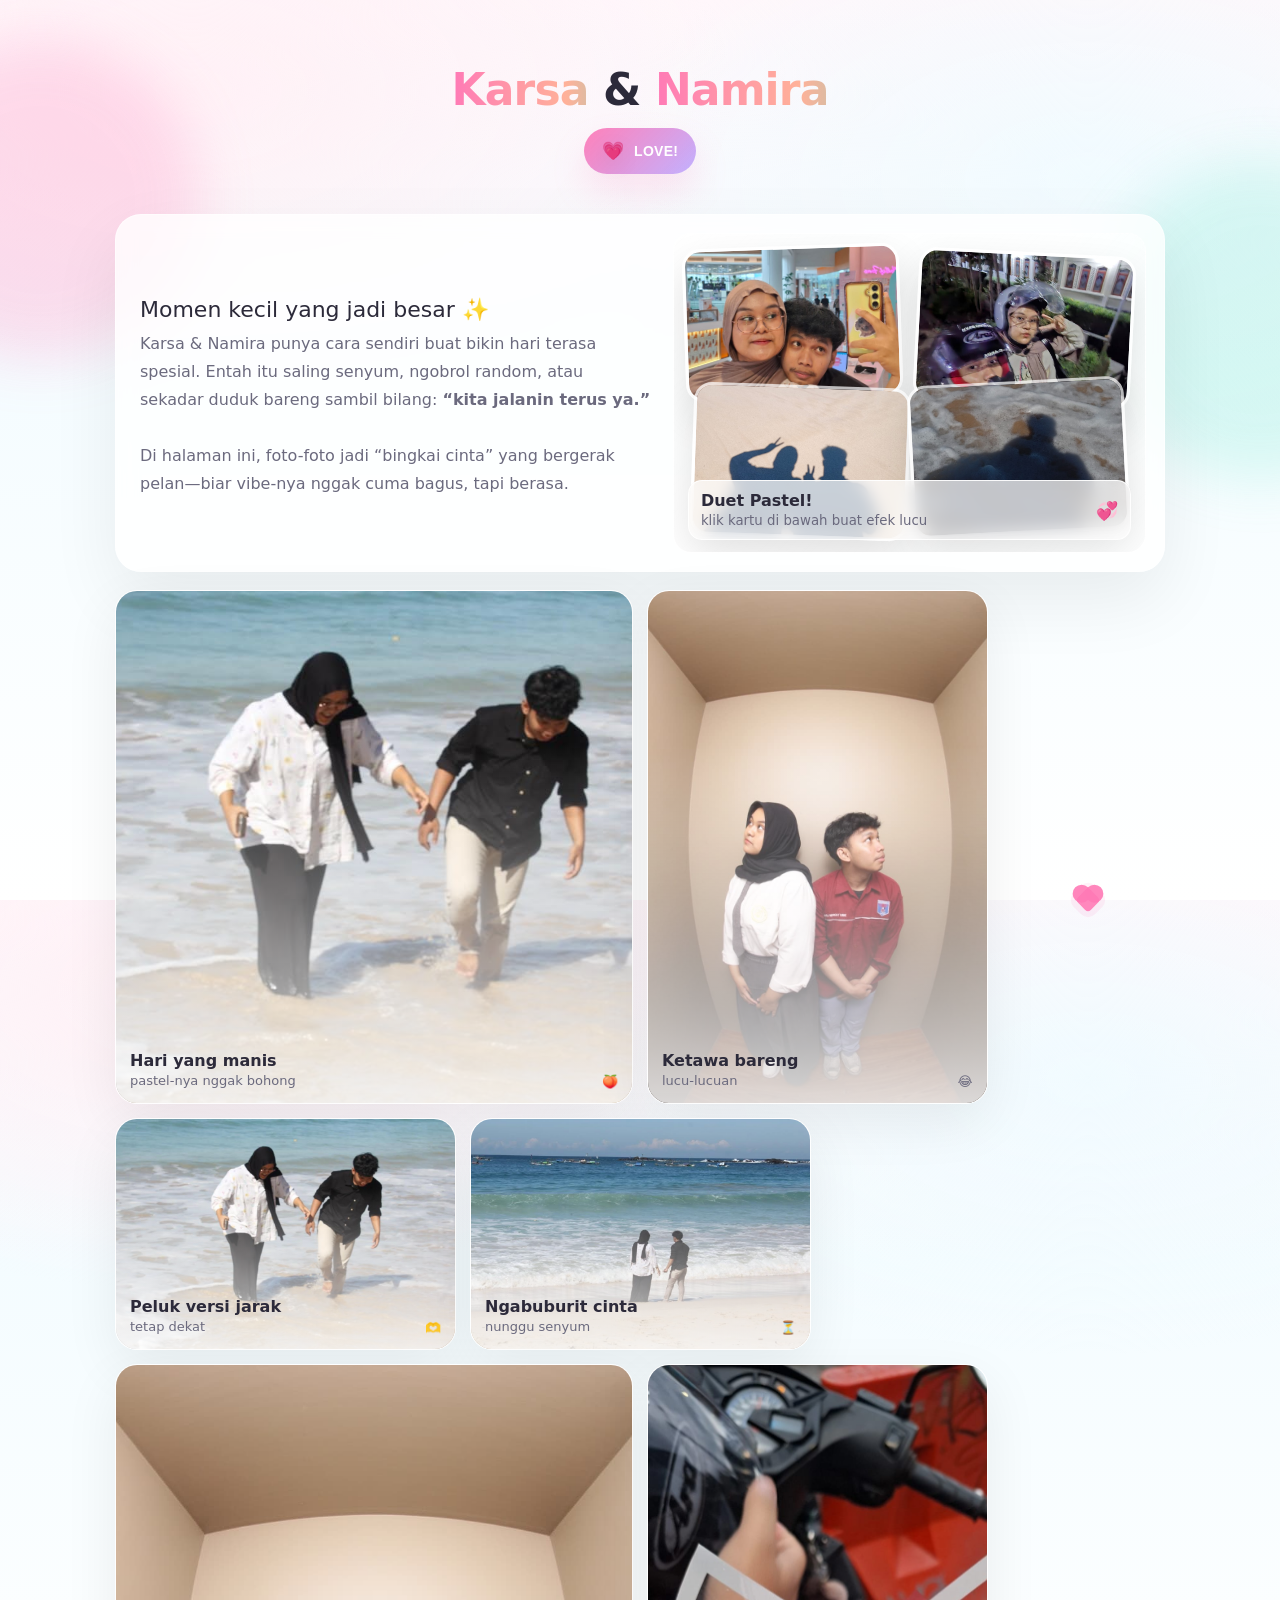
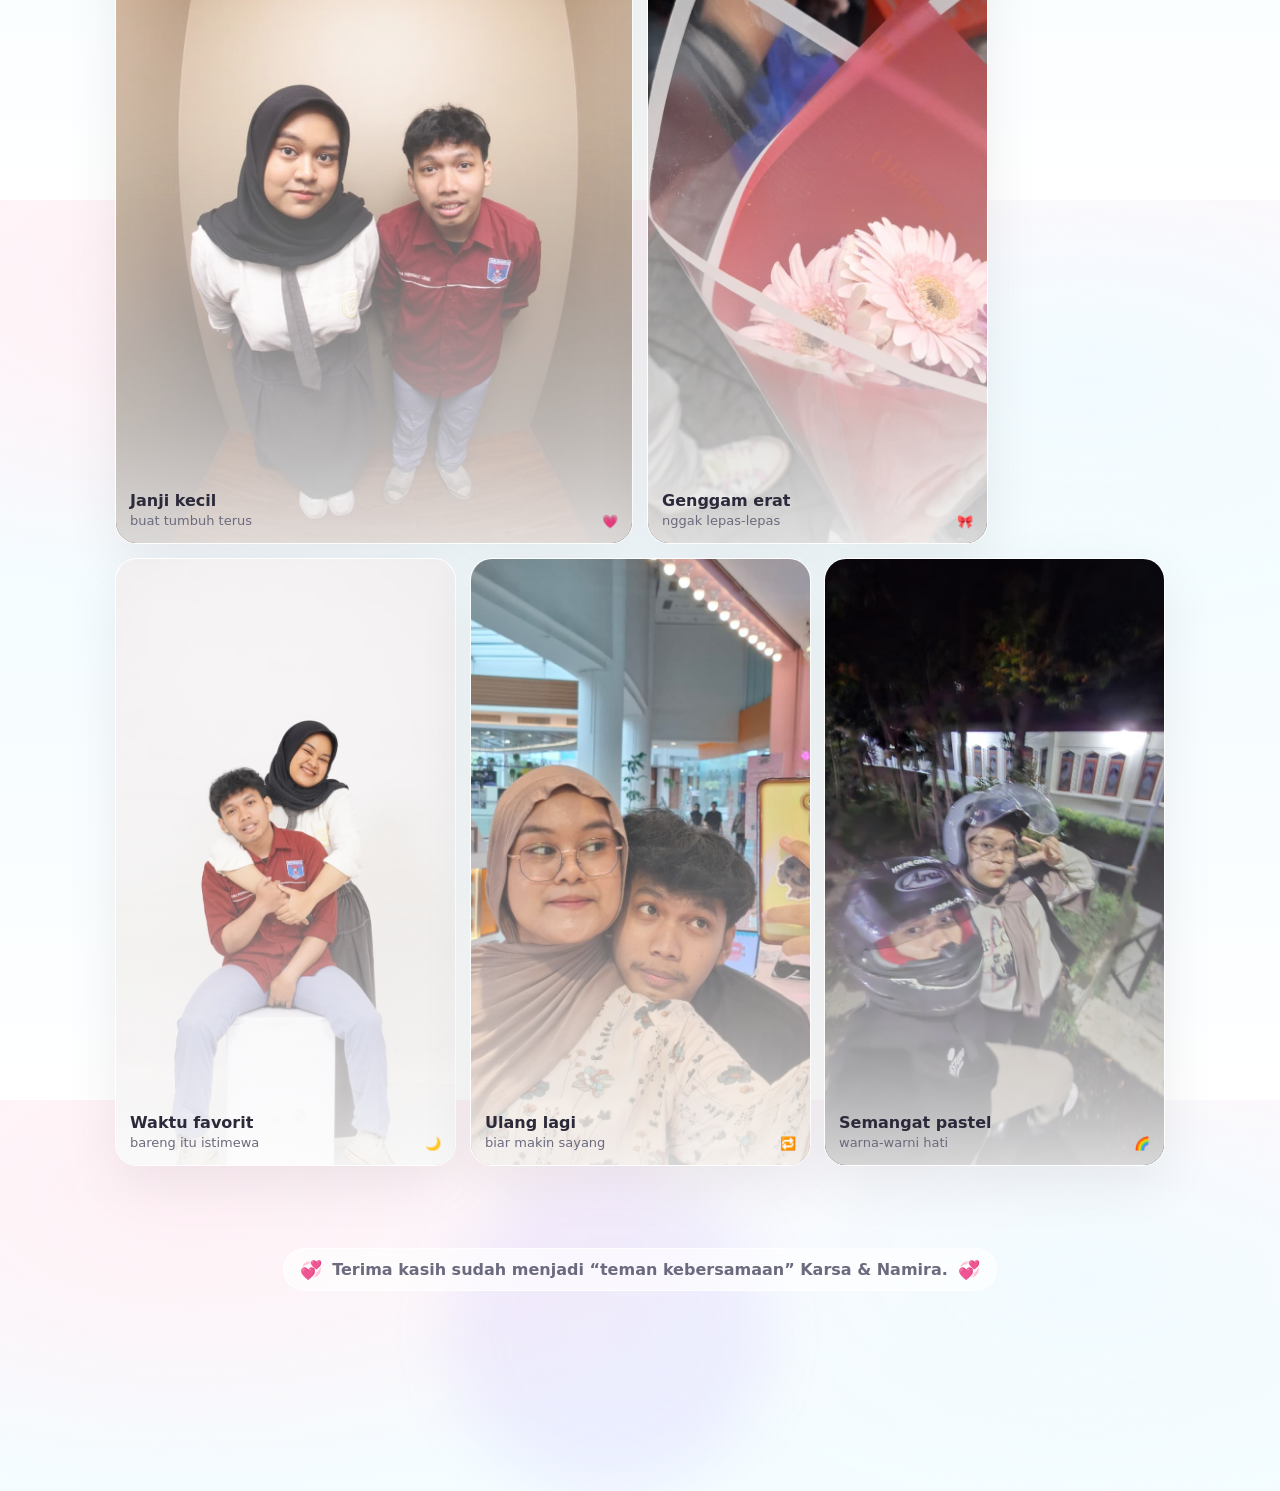
<file: index.html>
<!doctype html>
<html lang="id">
  <head>
    <meta charset="UTF-8" />
    <meta name="viewport" content="width=device-width, initial-scale=1.0" />
    <title>Karsa & Namira — Kebersamaan Percintaan</title>
    <link rel="stylesheet" href="./style.css" />
  </head>
  <body>
    <div class="page">
      <div class="blob b1"></div>
      <div class="blob b2"></div>
      <div class="blob b3"></div>

      <div class="hearts" aria-hidden="true">
        <!-- Hearts generated with CSS animation; each element uses different delay/duration via inline style -->
        <span
          class="heartFloat"
          style="left: 20%; animation-duration: 4.7s; animation-delay: 0s"
        ></span>
        <span
          class="heartFloat"
          style="left: 35%; animation-duration: 5.1s; animation-delay: 0.3s"
        ></span>
        <span
          class="heartFloat"
          style="left: 55%; animation-duration: 4.3s; animation-delay: 0.6s"
        ></span>
        <span
          class="heartFloat"
          style="left: 70%; animation-duration: 5.4s; animation-delay: 0.2s"
        ></span>
        <span
          class="heartFloat"
          style="left: 85%; animation-duration: 4.8s; animation-delay: 0.8s"
        ></span>
      </div>

      <header class="header">
        <h1>
          <span class="gradient-text">Karsa</span> &amp;
          <span class="gradient-text">Namira</span>
        </h1>

        <div style="margin-top: 14px; display: flex; justify-content: center">
          <button id="loveBtn" class="loveBtn" type="button">
            <span class="btnIcon" aria-hidden="true">💗</span>
            <span class="btnText">LOVE!</span>
          </button>
        </div>
      </header>

      <section class="hero" aria-label="Hero">
        <div class="hero-grid">
          <div class="copy">
            <div class="story-title">Momen kecil yang jadi besar ✨</div>
            <p class="story">
              Karsa &amp; Namira punya cara sendiri buat bikin hari terasa
              spesial. Entah itu saling senyum, ngobrol random, atau sekadar
              duduk bareng sambil bilang:
              <b>“kita jalanin terus ya.”</b>
              <br /><br />
              Di halaman ini, foto-foto jadi “bingkai cinta” yang bergerak
              pelan—biar vibe-nya nggak cuma bagus, tapi berasa.
            </p>
          </div>

          <div
            class="collage"
            role="img"
            aria-label="Kolase foto Karsa dan Namira"
          >
            <img class="i1" src="../img/1.jpeg" alt="Foto 1" />
            <img class="i2" src="../img/2.jpeg" alt="Foto 2" />
            <img class="i3" src="../img/3.jpeg" alt="Foto 3" />
            <img class="i4" src="../img/4.jpeg" alt="Foto 4" />

            <div class="caption">
              <div>
                <div style="font-weight: 700">Duet Pastel!</div>
                <small>klik kartu di bawah buat efek lucu</small>
              </div>
              <div class="heart">💞</div>
            </div>
          </div>
        </div>
      </section>

      <section class="gallery" aria-label="Galeri foto">
        <article class="card big">
          <img src="../img/5.jpeg" alt="Foto 5" />
          <div class="overlay"></div>
          <div class="label">
            <div>
              <strong>Hari yang manis</strong><br />
              <span>pastel-nya nggak bohong</span>
            </div>
            <span>🍑</span>
          </div>
        </article>

        <article class="card">
          <img src="../img/6.jpeg" alt="Foto 6" />
          <div class="overlay"></div>
          <div class="label">
            <div>
              <strong>Ketawa bareng</strong><br />
              <span>lucu-lucuan</span>
            </div>
            <span>😂</span>
          </div>
        </article>

        <article class="card">
          <img src="../img/7.jpeg" alt="Foto 7" />
          <div class="overlay"></div>
          <div class="label">
            <div>
              <strong>Peluk versi jarak</strong><br />
              <span>tetap dekat</span>
            </div>
            <span>🫶</span>
          </div>
        </article>

        <article class="card">
          <img src="../img/8.jpeg" alt="Foto 8" />
          <div class="overlay"></div>
          <div class="label">
            <div>
              <strong>Ngabuburit cinta</strong><br />
              <span>nunggu senyum</span>
            </div>
            <span>⏳</span>
          </div>
        </article>

        <article class="card big">
          <img src="../img/9.jpeg" alt="Foto 9" />
          <div class="overlay"></div>
          <div class="label">
            <div>
              <strong>Janji kecil</strong><br />
              <span>buat tumbuh terus</span>
            </div>
            <span>💗</span>
          </div>
        </article>

        <article class="card">
          <img src="../img/g.jpeg" alt="Foto G" />
          <div class="overlay"></div>
          <div class="label">
            <div>
              <strong>Genggam erat</strong><br />
              <span>nggak lepas-lepas</span>
            </div>
            <span>🎀</span>
          </div>
        </article>

        <article class="card">
          <img src="../img/w.jpeg" alt="Foto W" />
          <div class="overlay"></div>
          <div class="label">
            <div>
              <strong>Waktu favorit</strong><br />
              <span>bareng itu istimewa</span>
            </div>
            <span>🌙</span>
          </div>
        </article>

        <article class="card">
          <img src="../img/1.jpeg" alt="Foto 1 (ulangi untuk variasi)" />
          <div class="overlay"></div>
          <div class="label">
            <div>
              <strong>Ulang lagi</strong><br />
              <span>biar makin sayang</span>
            </div>
            <span>🔁</span>
          </div>
        </article>

        <article class="card">
          <img src="../img/2.jpeg" alt="Foto 2 (ulangi untuk variasi)" />
          <div class="overlay"></div>
          <div class="label">
            <div>
              <strong>Semangat pastel</strong><br />
              <span>warna-warni hati</span>
            </div>
            <span>🌈</span>
          </div>
        </article>
      </section>

      <footer class="footer">
        <div class="loveLine">
          <span style="font-size: 18px">💞</span>
          <span
            ><b
              >Terima kasih sudah menjadi “teman kebersamaan” Karsa &amp;
              Namira.</b
            ></span
          >
          <span style="font-size: 18px">💞</span>
        </div>
      </footer>
    </div>
    <script src="./overlay.js"></script>
  </body>
</html>
</file>
<file: style.css>
/* Pastel Love Page Styles (Karsa x Namira) */

:root {
  --bg1: #fff1f6; /* pink pastel */
  --bg2: #f1fbff; /* sky pastel */
  --card: #ffffffcc;
  --stroke: #ffffff80;
  --text: #2c2a3a;
  --muted: #6b6a7e;
  --pink: #ff7ab6;
  --peach: #ffb199;
  --mint: #53e3c4;
  --lav: #b8a4ff;
  --butter: #ffe58a;
}

* {
  box-sizing: border-box;
}
html,
body {
  height: 100%;
}
body {
  margin: 0;
  font-family:
    ui-sans-serif,
    system-ui,
    -apple-system,
    Segoe UI,
    Roboto,
    Helvetica,
    Arial;
  color: var(--text);
  overflow-x: hidden;
  background:
    radial-gradient(900px 500px at 15% 10%, var(--bg1), transparent 60%),
    radial-gradient(900px 500px at 85% 20%, var(--bg2), transparent 55%),
    linear-gradient(180deg, #fff7fb, #f4fcff 40%, #fff 100%);
}

/* Fun floating hearts + sparkles */
@keyframes floatUp {
  0% {
    transform: translateY(20px) translateX(0) scale(0.9);
    opacity: 0;
  }
  15% {
    opacity: 1;
  }
  100% {
    transform: translateY(-220px) translateX(35px) scale(1.1);
    opacity: 0;
  }
}

@keyframes drift {
  0% {
    transform: translateY(0px) rotate(0deg);
  }
  50% {
    transform: translateY(-10px) rotate(2deg);
  }
  100% {
    transform: translateY(0px) rotate(0deg);
  }
}

@keyframes shimmer {
  0% {
    background-position: 0% 50%;
  }
  100% {
    background-position: 100% 50%;
  }
}

@keyframes popIn {
  from {
    transform: translateY(14px) scale(0.98);
    opacity: 0;
  }
  to {
    transform: translateY(0) scale(1);
    opacity: 1;
  }
}

@keyframes wobble {
  0% {
    transform: rotate(-1deg) scale(1);
  }
  30% {
    transform: rotate(2deg) scale(1.02);
  }
  60% {
    transform: rotate(-2deg) scale(1.01);
  }
  100% {
    transform: rotate(0deg) scale(1);
  }
}

/* Layout */
.page {
  position: relative;
  min-height: 100vh;
}

/* Top decorative blobs */
.blob {
  position: absolute;
  width: 320px;
  height: 320px;
  border-radius: 50%;
  filter: blur(28px);
  opacity: 0.55;
  animation: drift 4.8s ease-in-out infinite;
  pointer-events: none;
}
.blob.b1 {
  left: -120px;
  top: 40px;
  background: rgba(255, 122, 182, 0.4);
}
.blob.b2 {
  right: -140px;
  top: 160px;
  background: rgba(83, 227, 196, 0.35);
  animation-duration: 5.6s;
}
.blob.b3 {
  left: 35%;
  bottom: -160px;
  background: rgba(184, 164, 255, 0.28);
  animation-duration: 6.4s;
}

.header {
  padding: 52px 16px 22px;
  text-align: center;
  position: relative;
  z-index: 2;
}

.badge {
  display: inline-flex;
  align-items: center;
  gap: 10px;
  padding: 10px 16px;
  border-radius: 999px;
  background: rgba(255, 255, 255, 0.65);
  border: 1px solid rgba(255, 255, 255, 0.75);
  box-shadow: 0 14px 35px rgba(255, 122, 182, 0.1);
  backdrop-filter: blur(10px);
  animation: popIn 0.8s ease both;
}

.badge .spark {
  width: 10px;
  height: 10px;
  border-radius: 3px;
  background: linear-gradient(135deg, var(--pink), var(--lav));
  transform: rotate(18deg);
  box-shadow: 0 0 0 6px rgba(255, 122, 182, 0.1);
}

h1 {
  margin: 14px 0 8px;
  font-size: clamp(28px, 4vw, 44px);
  line-height: 1.08;
  letter-spacing: -0.02em;
  animation: popIn 0.9s 0.05s ease both;
}

.gradient-text {
  background: linear-gradient(
    90deg,
    var(--pink),
    var(--peach),
    var(--mint),
    var(--lav)
  );
  background-size: 250% 250%;
  animation: shimmer 4.2s ease-in-out infinite;
  -webkit-background-clip: text;
  background-clip: text;
  color: transparent;
}

.sub {
  margin: 0 auto;
  max-width: 720px;
  color: var(--muted);
  font-size: 16px;
  line-height: 1.6;
  animation: popIn 1s 0.12s ease both;
}

/* Hero card */
.hero {
  width: min(1050px, 92vw);
  margin: 18px auto 0;
  padding: 18px;
  border-radius: 26px;
  background: var(--card);
  border: 1px solid var(--stroke);
  box-shadow: 0 28px 70px rgba(0, 0, 0, 0.07);
  backdrop-filter: blur(10px);
  position: relative;
  z-index: 2;
  animation: popIn 1.05s 0.18s ease both;
}

.hero-grid {
  display: grid;
  grid-template-columns: 1.05fr 0.95fr;
  gap: 16px;
  align-items: center;
}

@media (max-width: 860px) {
  .hero-grid {
    grid-template-columns: 1fr;
  }
}

.copy {
  padding: 8px 6px 6px 6px;
}

.kicker {
  display: flex;
  flex-wrap: wrap;
  gap: 10px;
  margin-bottom: 10px;
}

.pill {
  border-radius: 999px;
  padding: 8px 12px;
  font-size: 13px;
  border: 1px solid rgba(255, 255, 255, 0.9);
  background: rgba(255, 255, 255, 0.55);
}

.story-title {
  font-size: 22px;
  margin: 6px 0 8px;
}

.story {
  margin: 0;
  color: var(--muted);
  line-height: 1.75;
}

/* Image collage */
.collage {
  position: relative;
  height: 320px;
  border-radius: 18px;
  overflow: hidden;
  background: linear-gradient(
    135deg,
    rgba(255, 255, 255, 0.6),
    rgba(255, 255, 255, 0.25)
  );
  border: 1px dashed rgba(255, 255, 255, 0.8);
}

@media (max-width: 860px) {
  .collage {
    height: 280px;
  }
}

.collage img {
  position: absolute;
  width: 46%;
  height: 48%;
  object-fit: cover;
  border-radius: 18px;
  box-shadow: 0 18px 40px rgba(0, 0, 0, 0.12);
  border: 3px solid rgba(255, 255, 255, 0.7);
  transition: transform 0.25s ease;
}

.collage img:hover {
  transform: translateY(-4px) rotate(-1deg) scale(1.01);
}

.i1 {
  left: 10px;
  top: 12px;
  transform: rotate(-2deg);
}
.i2 {
  right: 12px;
  top: 18px;
  transform: rotate(3deg);
}
.i3 {
  left: 18px;
  bottom: 14px;
  transform: rotate(2deg);
}
.i4 {
  right: 18px;
  bottom: 18px;
  transform: rotate(-3deg);
}

.caption {
  position: absolute;
  left: 14px;
  bottom: 12px;
  right: 14px;
  padding: 10px 12px;
  border-radius: 14px;
  background: rgba(255, 255, 255, 0.75);
  border: 1px solid rgba(255, 255, 255, 0.9);
  backdrop-filter: blur(8px);
  display: flex;
  gap: 10px;
  align-items: center;
  justify-content: space-between;
}

.caption .heart {
  font-size: 18px;
  animation: wobble 1.2s ease-in-out infinite;
}

.caption small {
  color: var(--muted);
  line-height: 1.2;
}

/* Gallery */
.gallery {
  width: min(1050px, 92vw);
  margin: 18px auto 60px;
  display: grid;
  grid-template-columns: repeat(12, 1fr);
  gap: 14px;
  position: relative;
  z-index: 2;
}

.card {
  grid-column: span 4;
  min-height: 170px;
  border-radius: 22px;
  background: rgba(255, 255, 255, 0.62);
  border: 1px solid rgba(255, 255, 255, 0.78);
  box-shadow: 0 18px 55px rgba(0, 0, 0, 0.07);
  overflow: hidden;
  position: relative;
  backdrop-filter: blur(10px);
  animation: popIn 1s ease both;
}

.card.big {
  grid-column: span 6;
  min-height: 210px;
}

@media (max-width: 980px) {
  .card {
    grid-column: span 6;
  }
  .card.big {
    grid-column: span 6;
  }
}
@media (max-width: 620px) {
  .card {
    grid-column: span 12;
  }
  .card.big {
    grid-column: span 12;
  }
  .gallery {
    gap: 12px;
  }
}

.card img {
  width: 100%;
  height: 100%;
  object-fit: cover;
  transform: scale(1.02);
  transition: transform 0.4s ease;
}

.card:hover img {
  transform: scale(1.08);
}

.card .overlay {
  position: absolute;
  inset: 0;
  background: linear-gradient(
    180deg,
    rgba(255, 255, 255, 0) 30%,
    rgba(255, 255, 255, 0.88) 100%
  );
  opacity: 0.95;
  pointer-events: none;
}

.card .label {
  position: absolute;
  left: 14px;
  right: 14px;
  bottom: 14px;
  display: flex;
  justify-content: space-between;
  gap: 10px;
  align-items: flex-end;
}

.card .label strong {
  font-size: 16px;
}

.card .label span {
  font-size: 13px;
  color: var(--muted);
}

/* Floating hearts layer (existing ambient hearts) */
.hearts {
  position: fixed;
  inset: 0;
  pointer-events: none;
  z-index: 1;
}

.heartFloat {
  position: absolute;
  top: 100%;
  left: 50%;
  width: 18px;
  height: 18px;
  background: rgba(255, 122, 182, 0.9);
  transform: translate(-50%, -50%) rotate(45deg);
  border-radius: 4px;
  animation: floatUp 4.2s linear infinite;
  box-shadow: 0 0 0 6px rgba(255, 122, 182, 0.1);
}

.heartFloat::before,
.heartFloat::after {
  content: "";
  position: absolute;
  width: 18px;
  height: 18px;
  background: inherit;
  border-radius: 50%;
}

.heartFloat::before {
  top: -9px;
  left: 0;
}
.heartFloat::after {
  left: -9px;
  top: 0;
}

/* ===== Love button burst (only when clicked) ===== */
@keyframes lbRise {
  0% {
    transform: translate(0, 0) rotate(var(--lb-rot, 0deg)) scale(0.9);
    opacity: 0;
  }
  10% {
    opacity: 1;
  }
  100% {
    transform: translate(var(--lb-dx, 0px), var(--lb-dy, -240px))
      rotate(calc(var(--lb-rot, 0deg) * -1)) scale(1.15);
    opacity: 0;
  }
}

.loveBurstOverlay {
  position: fixed;
  inset: 0;
  pointer-events: none;
  z-index: 10;
}

.lbHeart,
.lbSpark {
  position: absolute;
  left: 0;
  top: 0;
  transform: translate(-50%, -50%) rotate(var(--lb-rot, 0deg));
  animation: lbRise var(--lb-dur, 900ms) ease-out forwards;
}

.lbHeart {
  background: rgba(255, 122, 182, 0.95);
  border-radius: 6px;
  box-shadow: 0 0 0 8px rgba(255, 122, 182, 0.1);
}

.lbHeart::before,
.lbHeart::after {
  content: "";
  position: absolute;
  width: 100%;
  height: 100%;
  background: inherit;
  border-radius: 50%;
}

.lbHeart::before {
  top: -50%;
  left: 0;
}

.lbHeart::after {
  left: -50%;
  top: 0;
}

.lbSpark {
  background: linear-gradient(
    135deg,
    rgba(255, 122, 182, 0.95),
    rgba(184, 164, 255, 0.95)
  );
  border-radius: 4px;
  box-shadow: 0 0 0 6px rgba(184, 164, 255, 0.12);
  transform: translate(-50%, -50%) rotate(45deg);
}

.loveBtn {
  border: 0;
  cursor: pointer;
  padding: 12px 18px;
  border-radius: 999px;
  background: linear-gradient(
    135deg,
    rgba(255, 122, 182, 0.95),
    rgba(184, 164, 255, 0.85)
  );
  color: white;
  font-weight: 800;
  letter-spacing: 0.02em;
  display: inline-flex;
  align-items: center;
  gap: 10px;
  box-shadow: 0 18px 35px rgba(255, 122, 182, 0.18);
  transition:
    transform 0.18s ease,
    box-shadow 0.18s ease,
    filter 0.18s ease;
  user-select: none;
}

.loveBtn:hover {
  transform: translateY(-2px) scale(1.02);
  box-shadow: 0 22px 45px rgba(255, 122, 182, 0.24);
  filter: saturate(1.05);
}

.loveBtn:active {
  transform: translateY(0px) scale(0.99);
}

.loveBtn .btnIcon {
  font-size: 18px;
  filter: drop-shadow(0 6px 10px rgba(0, 0, 0, 0.08));
}

.loveBtn .btnText {
  font-size: 14px;
}

@keyframes lbBtnShake {
  0% {
    transform: translateY(0) scale(1);
  }
  25% {
    transform: translateY(-2px) rotate(-6deg) scale(1.03);
  }
  50% {
    transform: translateY(1px) rotate(6deg) scale(1.02);
  }
  100% {
    transform: translateY(0) scale(1);
  }
}

.loveBtn--burst {
  animation: lbBtnShake 520ms ease-out;
}

/* Footer */
.footer {
  text-align: center;
  color: var(--muted);
  padding: 22px 16px 40px;
  position: relative;
  z-index: 2;
}

.footer .loveLine {
  display: inline-flex;
  gap: 10px;
  align-items: center;
  padding: 10px 16px;
  border-radius: 999px;
  background: rgba(255, 255, 255, 0.65);
  border: 1px solid rgba(255, 255, 255, 0.8);
  backdrop-filter: blur(10px);
}
</file>
